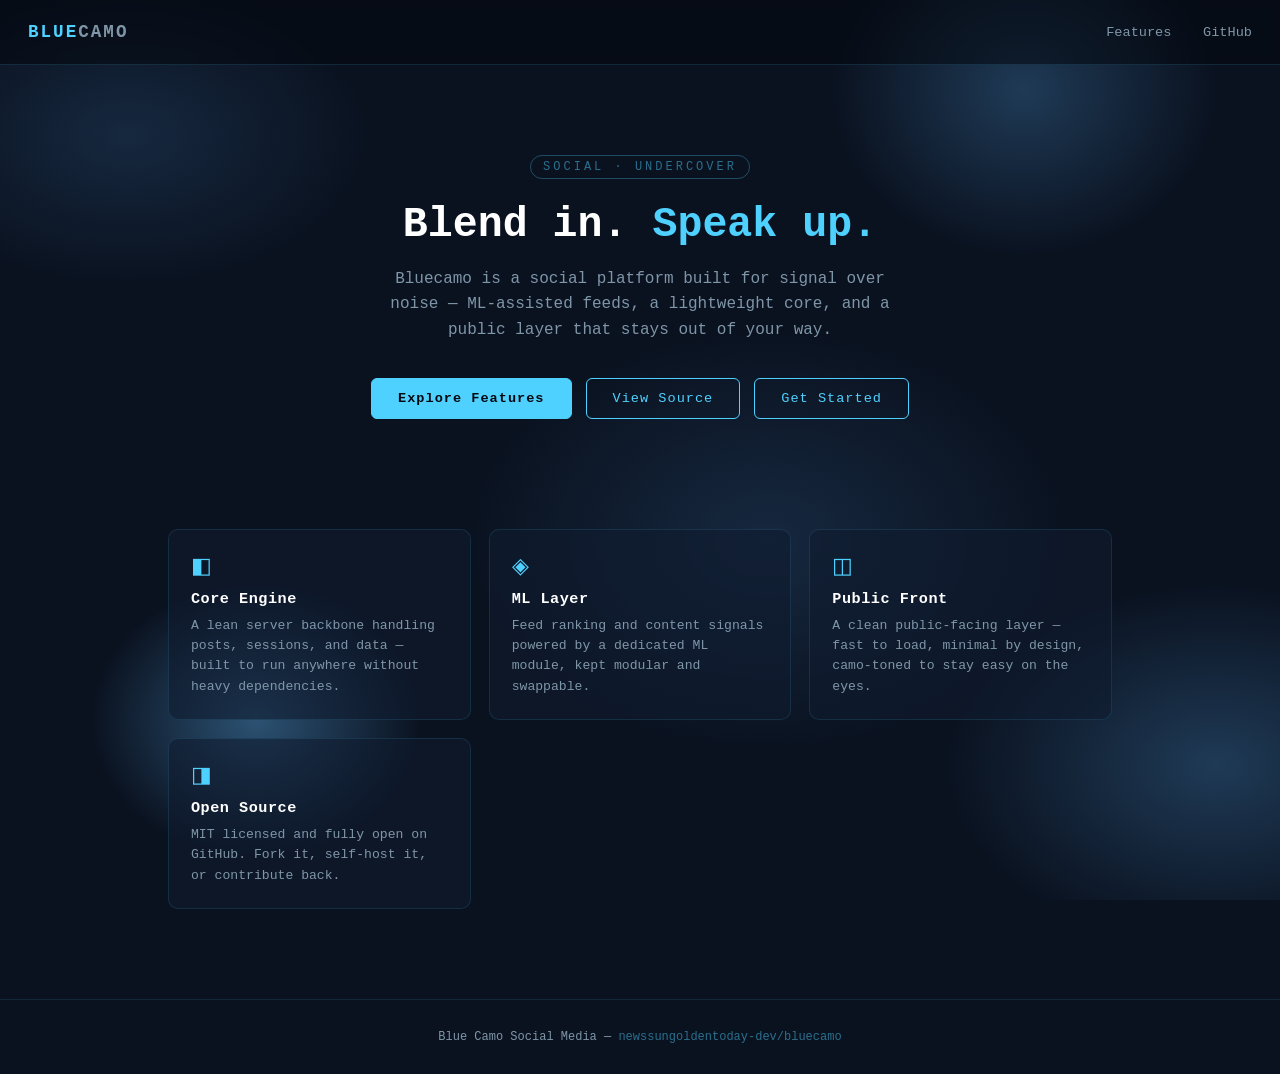
<file: index.html>
<!DOCTYPE html>
<html lang="en">
<head>
<meta charset="UTF-8">
<meta name="viewport" content="width=device-width, initial-scale=1.0">
<title>Bluecamo — Social, Undercover</title>
<link rel="icon" type="image/png" href="/apple-touch-icon.png">
<link rel="apple-touch-icon" href="/apple-touch-icon.png">
<style>
  :root{
    --navy-0:#050810;
    --navy-1:#0a1220;
    --navy-2:#101c30;
    --camo-a:#16283f;
    --camo-b:#1f3a56;
    --camo-c:#2c5273;
    --accent:#4fd1ff;
    --accent-dim:#2a6f8c;
    --text:#d8e6f0;
    --text-dim:#7f96a8;
  }
  *{box-sizing:border-box;margin:0;padding:0;}
  body{
    font-family:'JetBrains Mono', 'Courier New', monospace;
    background:var(--navy-0);
    color:var(--text);
    min-height:100vh;
    background-image:
      radial-gradient(ellipse 400px 250px at 10% 15%, var(--camo-a) 0%, transparent 60%),
      radial-gradient(ellipse 350px 300px at 80% 10%, var(--camo-b) 0%, transparent 55%),
      radial-gradient(ellipse 500px 350px at 60% 60%, var(--camo-a) 0%, transparent 60%),
      radial-gradient(ellipse 300px 250px at 20% 80%, var(--camo-c) 0%, transparent 55%),
      radial-gradient(ellipse 450px 300px at 95% 85%, var(--camo-b) 0%, transparent 60%);
    background-color:var(--navy-1);
    background-attachment:fixed;
  }
  header{
    display:flex;justify-content:space-between;align-items:center;
    padding:22px 28px;border-bottom:1px solid rgba(79,209,255,0.15);
    background:rgba(5,8,16,0.55);backdrop-filter:blur(4px);
  }
  .logo{font-weight:700;font-size:1.1rem;letter-spacing:2px;color:var(--accent);}
  .logo span{color:var(--text-dim);}
  nav a{color:var(--text-dim);text-decoration:none;margin-left:22px;font-size:0.85rem;}
  nav a:hover{color:var(--accent);}
  .hero{
    padding:90px 28px 70px;max-width:820px;margin:0 auto;text-align:center;
  }
  .tag{
    display:inline-block;font-size:0.75rem;letter-spacing:3px;color:var(--accent-dim);
    border:1px solid rgba(79,209,255,0.3);padding:4px 12px;border-radius:20px;margin-bottom:22px;
  }
  h1{font-size:2.6rem;line-height:1.15;color:#fff;margin-bottom:18px;}
  h1 em{font-style:normal;color:var(--accent);}
  .sub{color:var(--text-dim);font-size:1rem;max-width:520px;margin:0 auto 34px;line-height:1.6;}
  .cta{display:flex;gap:14px;justify-content:center;flex-wrap:wrap;}
  .btn{
    padding:12px 26px;border-radius:6px;font-size:0.85rem;text-decoration:none;
    border:1px solid var(--accent);color:var(--accent);letter-spacing:1px;
  }
  .btn.primary{background:var(--accent);color:var(--navy-0);font-weight:700;}
  .btn:hover{opacity:0.85;}
  .features{
    max-width:1000px;margin:0 auto;padding:40px 28px 90px;
    display:grid;grid-template-columns:repeat(auto-fit,minmax(230px,1fr));gap:18px;
  }
  .card{
    background:rgba(16,28,48,0.6);border:1px solid rgba(79,209,255,0.12);
    border-radius:10px;padding:22px;
  }
  .card .icon{font-size:1.4rem;color:var(--accent);margin-bottom:10px;}
  .card h3{font-size:0.95rem;color:#fff;margin-bottom:8px;letter-spacing:0.5px;}
  .card p{font-size:0.82rem;color:var(--text-dim);line-height:1.55;}
  footer{
    text-align:center;padding:30px;color:var(--text-dim);font-size:0.75rem;
    border-top:1px solid rgba(79,209,255,0.1);
  }
  footer a{color:var(--accent-dim);text-decoration:none;}
</style>
</head>
<body>

<header>
  <div class="logo">BLUE<span>CAMO</span></div>
  <nav>
    <a href="#features">Features</a>
    <a href="https://github.com/newssungoldentoday-dev/bluecamo">GitHub</a>
  </nav>
</header>

<section class="hero">
  <div class="tag">SOCIAL &middot; UNDERCOVER</div>
  <h1>Blend in. <em>Speak up.</em></h1>
  <p class="sub">
    Bluecamo is a social platform built for signal over noise —
    ML-assisted feeds, a lightweight core, and a public layer
    that stays out of your way.
  </p>
  <div class="cta">
    <a class="btn primary" href="#features">Explore Features</a>
    <a class="btn" href="https://github.com/newssungoldentoday-dev/bluecamo">View Source</a>
    <a class="btn" href="https://bluecamo-connects-hearts.lovable.app/">Get Started</a>
  </div>
</section>

<section class="features" id="features">
  <div class="card">
    <div class="icon">◧</div>
    <h3>Core Engine</h3>
    <p>A lean server backbone handling posts, sessions, and data — built to run anywhere without heavy dependencies.</p>
  </div>
  <div class="card">
    <div class="icon">◈</div>
    <h3>ML Layer</h3>
    <p>Feed ranking and content signals powered by a dedicated ML module, kept modular and swappable.</p>
  </div>
  <div class="card">
    <div class="icon">◫</div>
    <h3>Public Front</h3>
    <p>A clean public-facing layer — fast to load, minimal by design, camo-toned to stay easy on the eyes.</p>
  </div>
  <div class="card">
    <div class="icon">◨</div>
    <h3>Open Source</h3>
    <p>MIT licensed and fully open on GitHub. Fork it, self-host it, or contribute back.</p>
  </div>
</section>

<footer>
  Blue Camo Social Media — <a href="https://github.com/newssungoldentoday-dev/bluecamo">newssungoldentoday-dev/bluecamo</a>
</footer>

</body>
  </html>
</file>
